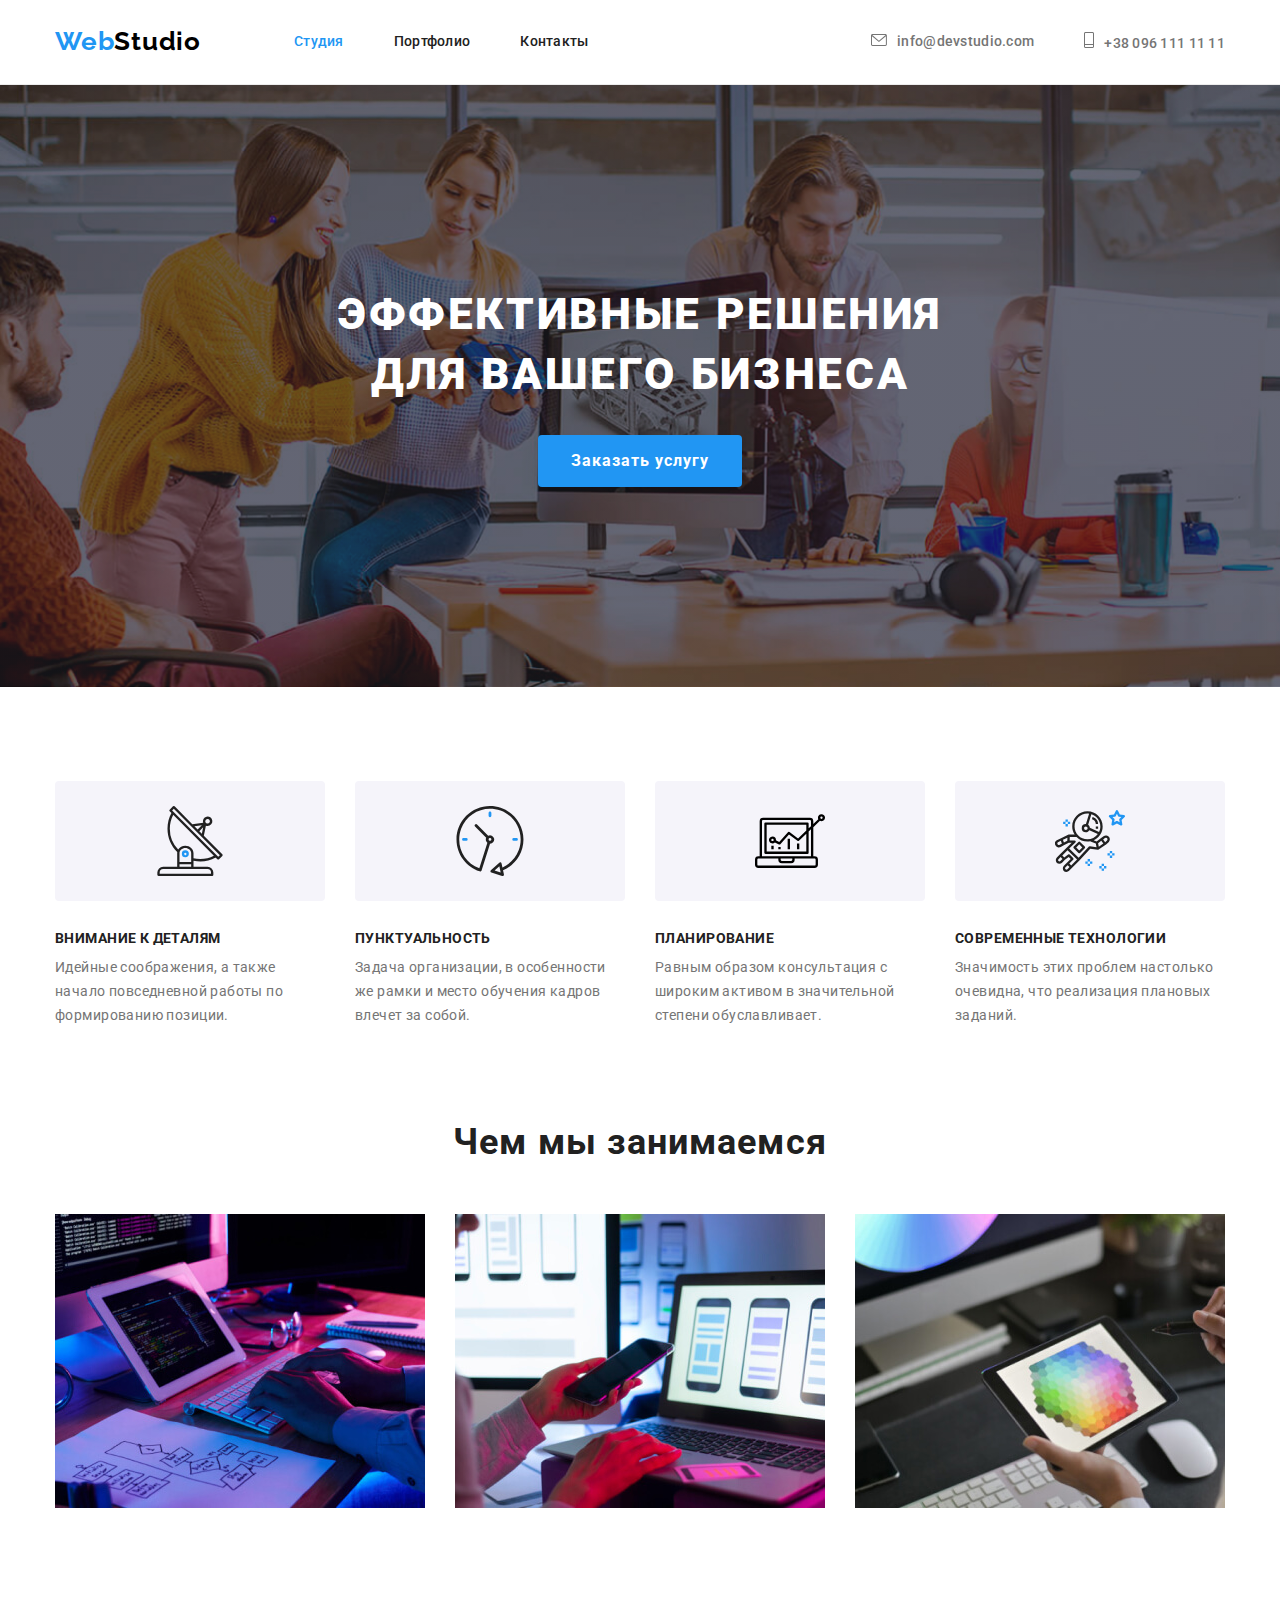
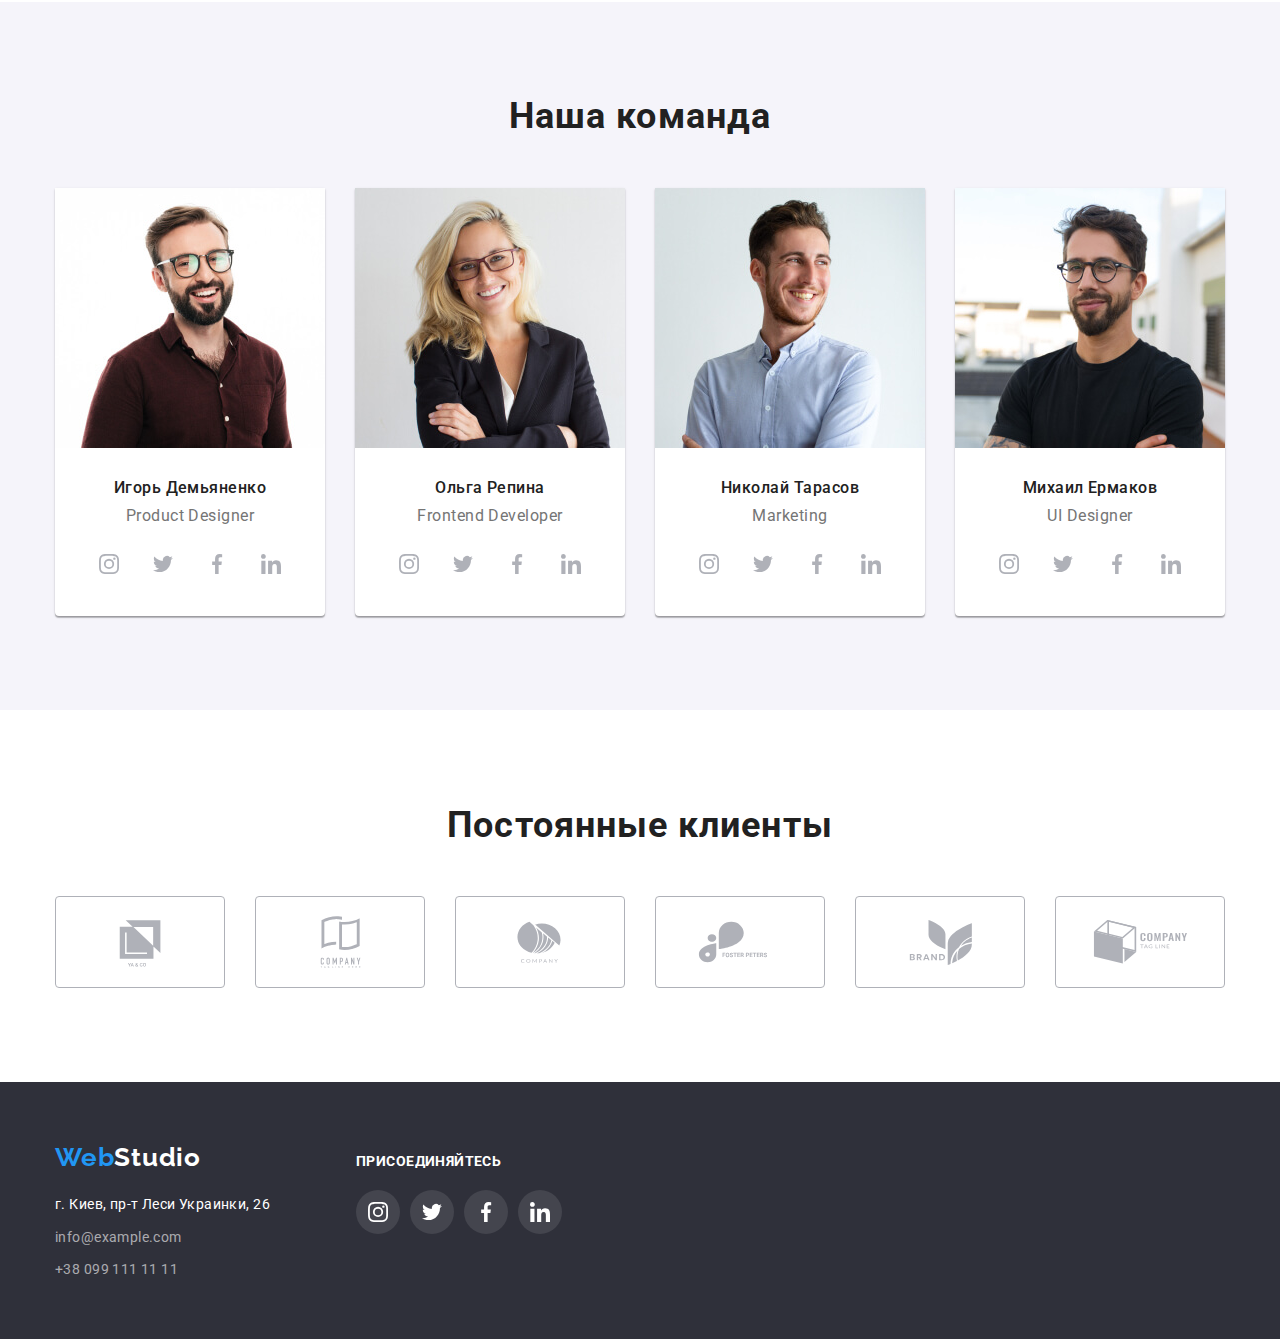
<file: index.html>
<!DOCTYPE html>
<html lang="ru">
  <head>
    <meta charset="UTF-8" />
    <meta http-equiv="X-UA-Compatible" content="IE=edge" />
    <meta name="viewport" content="width=device-width, initial-scale=1.0" />
    <title>Web Studio Главная</title>
    <link
      rel="stylesheet"
      href="https://cdnjs.cloudflare.com/ajax/libs/modern-normalize/1.1.0/modern-normalize.min.css"
    />
    <link
      href="https://fonts.googleapis.com/css2?family=Raleway:wght@700&family=Roboto:wght@400;500;700;900&display=swap"
      rel="stylesheet"
    />
    <link rel="stylesheet" href="./css/styles.css" />
  </head>

  <body class="page">
    <!-- Header -->
    <header class="page-header">
      <div class="container">
        <nav class="header-nav">
          <a href="./index.html" class="logo"
            ><span class="logo-web">Web</span>Studio</a
          >
          <ul class="site-nav list">
            <li class="item">
              <a href="./index.html" class="link current">Студия</a>
            </li>
            <li class="item">
              <a href="./portfolio.html" class="link">Портфолио</a>
            </li>
            <li class="item"><a href="" class="link">Контакты</a></li>
          </ul>
        </nav>

        <ul class="auth-nav list">
          <li class="item">
            <a href="mailto:info@devstudio.com" class="link">
              <svg class="mail-icon" width="16" height="12">
                <use href="./images/symbol-defs.svg#icon-mail"></use></svg
              >info@devstudio.com</a
            >
          </li>
          <li class="item">
            <a href="tel:+380961111111" class="link"
              ><svg class="phone-icon" width="10" height="16">
                <use href="./images/symbol-defs.svg#icon-phone"></use></svg
              >+38 096 111 11 11</a
            >
          </li>
        </ul>
      </div>
    </header>

    <main>
      <!-- Шапка -->
      <section class="section-page section">
        <div class="container">
          <h1 class="page-title">
            Эффективные решения <br />
            для вашего бизнеса
          </h1>
          <button type="button" class="btn">Заказать услугу</button>
        </div>
      </section>

      <!-- Особенности -->
      <section class="features section">
        <div class="container">
          <h2 class="hidden">Особенности</h2>
          <ul class="features-list">
            <li class="features-item">
              <div class="icon">
                <svg class="features-icon" width="70" height="70">
                  <use href="./images/symbol-defs.svg#icon-antenna"></use>
                </svg>
              </div>
              <h3 class="feature-title">Внимание к деталям</h3>
              <p class="feature-text">
                Идейные соображения, а также начало повседневной работы по
                формированию позиции.
              </p>
            </li>
            <li class="features-item">
              <div class="icon">
                <svg class="features-icon" width="70" height="70">
                  <use href="./images/symbol-defs.svg#icon-clock"></use>
                </svg>
              </div>
              <h3 class="feature-title">Пунктуальность</h3>
              <p class="feature-text">
                Задача организации, в особенности же рамки и место обучения
                кадров влечет за собой.
              </p>
            </li>
            <li class="features-item">
              <div class="icon">
                <svg class="features-icon" width="70" height="70">
                  <use href="./images/symbol-defs.svg#icon-diagram"></use>
                </svg>
              </div>
              <h3 class="feature-title">Планирование</h3>
              <p class="feature-text">
                Равным образом консультация с широким активом в значительной
                степени обуславливает.
              </p>
            </li>
            <li class="features-item">
              <div class="icon">
                <svg class="features-icon" width="70" height="70">
                  <use href="./images/symbol-defs.svg#icon-astronaut"></use>
                </svg>
              </div>
              <h3 class="feature-title">Современные технологии</h3>
              <p class="feature-text">
                Значимость этих проблем настолько очевидна, что реализация
                плановых заданий.
              </p>
            </li>
          </ul>
        </div>
      </section>

      <!-- Чем мы занимаемся -->
      <section class="work section">
        <div class="container">
          <h2 class="section-title">Чем мы занимаемся</h2>
          <ul class="work-list">
            <li class="work-item">
              <img
                src="./images/box1.jpg"
                alt="пишем код"
                width="370"
                height="294"
              />
            </li>
            <li class="work-item">
              <img
                src="./images/box2.jpg"
                alt="сидим в телефоне"
                width="370"
                height="294"
              />
            </li>
            <li class="work-item">
              <img
                src="./images/box3.jpg"
                alt="рисуем"
                width="370"
                height="294"
              />
            </li>
          </ul>
        </div>
      </section>

      <!-- Наша команда -->
      <section class="team section">
        <div class="container">
          <h2 class="section-title">Наша команда</h2>
          <ul class="team-list">
            <li class="team-item">
              <img
                src="./images/igor.jpg"
                alt="Игорь Демьяненко"
                width="270"
                height="260"
              />
              <h3 class="team-title">Игорь Демьяненко</h3>
              <p class="team-text">Product Designer</p>
              <ul class="social-links">
                <li class="social-network">
                  <a class="social-network-link" href=""
                    ><svg class="social-icon" width="20" height="20">
                      <use
                        href="./images/symbol-defs.svg#icon-instagram"
                      ></use></svg
                  ></a>
                </li>
                <li class="social-network">
                  <a class="social-network-link" href=""
                    ><svg class="social-icon" width="20" height="20">
                      <use
                        href="./images/symbol-defs.svg#icon-twitter"
                      ></use></svg
                  ></a>
                </li>
                <li class="social-network">
                  <a class="social-network-link" href=""
                    ><svg class="social-icon" width="20" height="20">
                      <use
                        href="./images/symbol-defs.svg#icon-facebook"
                      ></use></svg
                  ></a>
                </li>
                <li class="social-network">
                  <a class="social-network-link" href=""
                    ><svg class="social-icon" width="20" height="20">
                      <use
                        href="./images/symbol-defs.svg#icon-linkedin"
                      ></use></svg
                  ></a>
                </li>
              </ul>
            </li>
            <li class="team-item">
              <img
                src="./images/olga.jpg"
                alt="Ольга Репина"
                width="270"
                height="260"
              />
              <h3 class="team-title">Ольга Репина</h3>
              <p class="team-text">Frontend Developer</p>
              <ul class="social-links">
                <li class="social-network">
                  <a class="social-network-link" href=""
                    ><svg class="social-icon" width="20" height="20">
                      <use
                        href="./images/symbol-defs.svg#icon-instagram"
                      ></use></svg
                  ></a>
                </li>
                <li class="social-network">
                  <a class="social-network-link" href=""
                    ><svg class="social-icon" width="20" height="20">
                      <use
                        href="./images/symbol-defs.svg#icon-twitter"
                      ></use></svg
                  ></a>
                </li>
                <li class="social-network">
                  <a class="social-network-link" href=""
                    ><svg class="social-icon" width="20" height="20">
                      <use
                        href="./images/symbol-defs.svg#icon-facebook"
                      ></use></svg
                  ></a>
                </li>
                <li class="social-network">
                  <a class="social-network-link" href=""
                    ><svg class="social-icon" width="20" height="20">
                      <use
                        href="./images/symbol-defs.svg#icon-linkedin"
                      ></use></svg
                  ></a>
                </li>
              </ul>
            </li>
            <li class="team-item">
              <img
                src="./images/nikolay.jpg"
                alt="Николай Тарасов"
                width="270"
                height="260"
              />
              <h3 class="team-title">Николай Тарасов</h3>
              <p class="team-text">Marketing</p>
              <ul class="social-links">
                <li class="social-network">
                  <a class="social-network-link" href=""
                    ><svg class="social-icon" width="20" height="20">
                      <use
                        href="./images/symbol-defs.svg#icon-instagram"
                      ></use></svg
                  ></a>
                </li>
                <li class="social-network">
                  <a class="social-network-link" href=""
                    ><svg class="social-icon" width="20" height="20">
                      <use
                        href="./images/symbol-defs.svg#icon-twitter"
                      ></use></svg
                  ></a>
                </li>
                <li class="social-network">
                  <a class="social-network-link" href=""
                    ><svg class="social-icon" width="20" height="20">
                      <use
                        href="./images/symbol-defs.svg#icon-facebook"
                      ></use></svg
                  ></a>
                </li>
                <li class="social-network">
                  <a class="social-network-link" href=""
                    ><svg class="social-icon" width="20" height="20">
                      <use
                        href="./images/symbol-defs.svg#icon-linkedin"
                      ></use></svg
                  ></a>
                </li>
              </ul>
            </li>
            <li class="team-item">
              <img
                src="./images/mihail.jpg"
                alt="Михаил Ермаков"
                width="270"
                height="260"
              />
              <h3 class="team-title">Михаил Ермаков</h3>
              <p class="team-text">UI Designer</p>
              <ul class="social-links">
                <li class="social-network">
                  <a class="social-network-link" href=""
                    ><svg class="social-icon" width="20" height="20">
                      <use
                        href="./images/symbol-defs.svg#icon-instagram"
                      ></use></svg
                  ></a>
                </li>
                <li class="social-network">
                  <a class="social-network-link" href=""
                    ><svg class="social-icon" width="20" height="20">
                      <use
                        href="./images/symbol-defs.svg#icon-twitter"
                      ></use></svg
                  ></a>
                </li>
                <li class="social-network">
                  <a class="social-network-link" href=""
                    ><svg class="social-icon" width="20" height="20">
                      <use
                        href="./images/symbol-defs.svg#icon-facebook"
                      ></use></svg
                  ></a>
                </li>
                <li class="social-network">
                  <a class="social-network-link" href=""
                    ><svg class="social-icon" width="20" height="20">
                      <use
                        href="./images/symbol-defs.svg#icon-linkedin"
                      ></use></svg
                  ></a>
                </li>
              </ul>
            </li>
          </ul>
        </div>
      </section>

      <!-- Постоянные клиенты -->
      <section class="client-section section">
        <h2 class="client-title">Постоянные клиенты</h2>
        <div class="container">
          <ul class="client-list">
            <li class="client-item">
              <a class="client-link" href=""
                ><svg class="client-icon" width="106" height="60">
                  <use href="./images/symbol-defs.svg#icon-company1"></use></svg
              ></a>
            </li>
            <li class="client-item">
              <a class="client-link" href=""
                ><svg class="client-icon" width="106" height="60">
                  <use href="./images/symbol-defs.svg#icon-company2"></use></svg
              ></a>
            </li>
            <li class="client-item">
              <a class="client-link" href=""
                ><svg class="client-icon" width="106" height="60">
                  <use href="./images/symbol-defs.svg#icon-company3"></use></svg
              ></a>
            </li>
            <li class="client-item">
              <a class="client-link" href=""
                ><svg class="client-icon" width="106" height="60">
                  <use href="./images/symbol-defs.svg#icon-company4"></use></svg
              ></a>
            </li>
            <li class="client-item">
              <a class="client-link" href=""
                ><svg class="client-icon" width="106" height="60">
                  <use href="./images/symbol-defs.svg#icon-company5"></use></svg
              ></a>
            </li>
            <li class="client-item">
              <a class="client-link" href=""
                ><svg class="client-icon" width="106" height="60">
                  <use href="./images/symbol-defs.svg#icon-company6"></use></svg
              ></a>
            </li>
          </ul>
        </div>
      </section>
    </main>

    <!-- Подвал -->
    <footer class="footer">
      <div class="container">
        <div class="footer-adress">
          <div class="footer-adress-flex">
            <a href="./index.html" class="footer-logo"
              ><span class="footer-web">Web</span>Studio</a
            >
            <address>
              <ul class="adress list">
                <li class="footer-item">
                  <a
                    href="https://goo.gl/maps/uQ3FQytNNfjHDWSS6"
                    class="adress-link"
                    target="_blank"
                    >г. Киев, пр-т Леси Украинки, 26</a
                  >
                </li>
                <li class="footer-item">
                  <a href="mailto:info@example.com" class="contact-link"
                    >info@example.com
                  </a>
                </li>
                <li class="footer-item">
                  <a href="tel:+380991111111" class="contact-link"
                    >+38 099 111 11 11</a
                  >
                </li>
              </ul>
            </address>
          </div>

          <div class="footer-social-network">
            <p class="footer-social-text">Присоединяйтесь</p>
            <ul class="footer-social-list">
              <li class="footer-social-item">
                <a class="footer-social-link" href=""
                  ><svg class="footer-social-icon" width="20" height="20">
                    <use
                      href="./images/symbol-defs.svg#icon-instagram"
                    ></use></svg
                ></a>
              </li>
              <li class="footer-social-item">
                <a class="footer-social-link" href=""
                  ><svg class="footer-social-icon" width="20" height="20">
                    <use
                      href="./images/symbol-defs.svg#icon-twitter"
                    ></use></svg
                ></a>
              </li>
              <li class="footer-social-item">
                <a class="footer-social-link" href=""
                  ><svg class="footer-social-icon" width="20" height="20">
                    <use
                      href="./images/symbol-defs.svg#icon-facebook"
                    ></use></svg
                ></a>
              </li>
              <li class="footer-social-item">
                <a class="footer-social-link" href=""
                  ><svg class="footer-social-icon" width="20" height="20">
                    <use
                      href="./images/symbol-defs.svg#icon-linkedin"
                    ></use></svg
                ></a>
              </li>
            </ul>
          </div>
        </div>
      </div>
    </footer>
  </body>
</html>
</file>
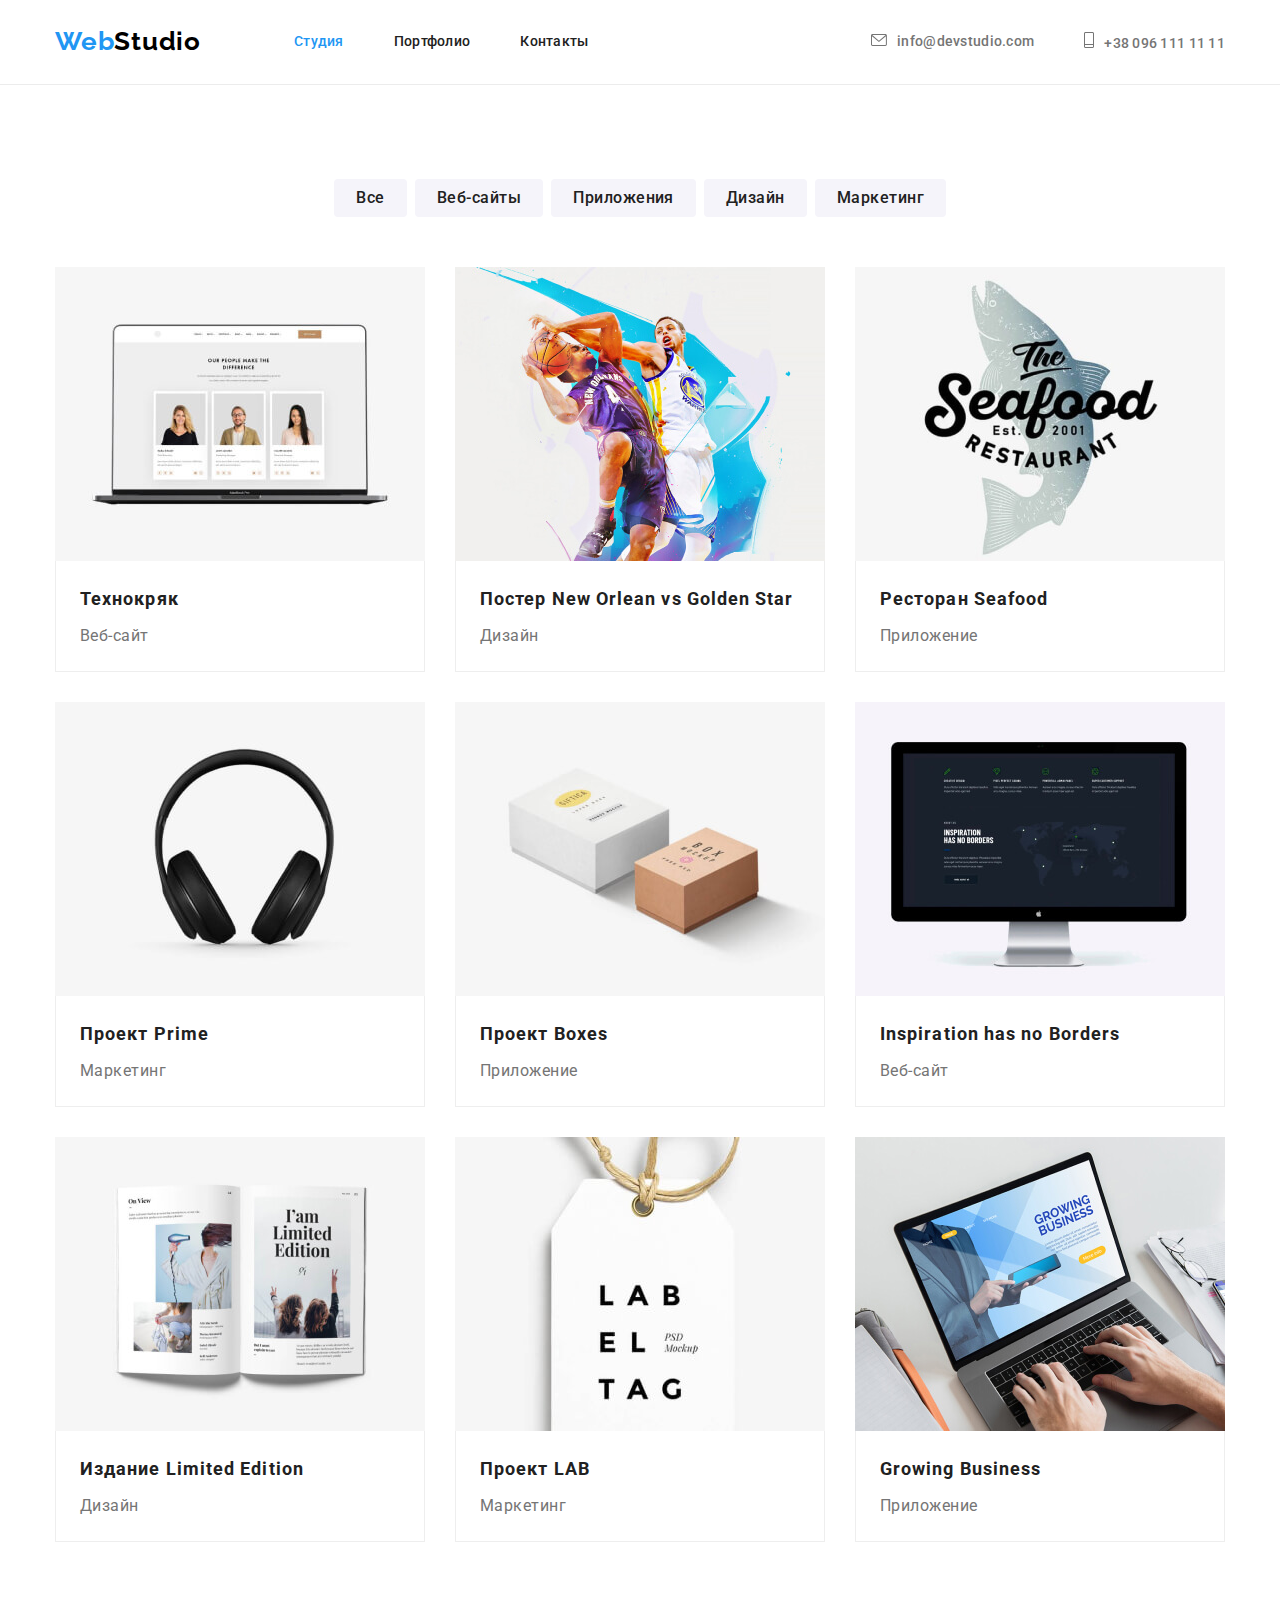
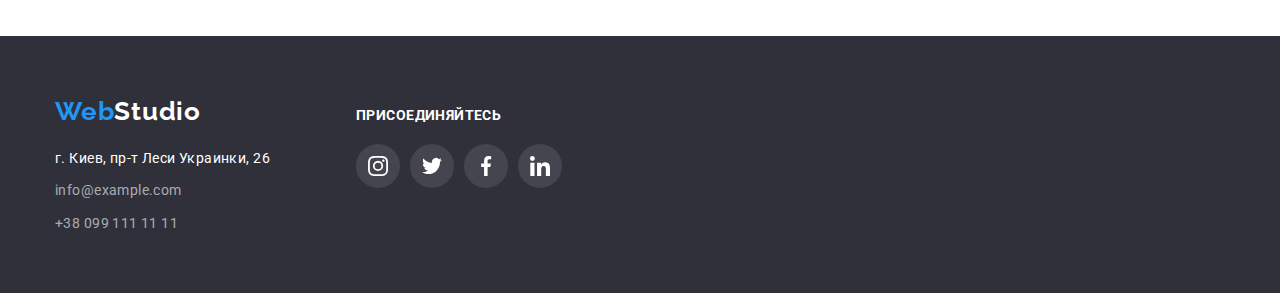
<file: portfolio.html>
<!DOCTYPE html>
<html lang="ru">
  <head>
    <meta charset="UTF-8" />
    <meta http-equiv="X-UA-Compatible" content="IE=edge" />
    <meta name="viewport" content="width=device-width, initial-scale=1.0" />
    <title>Web Studio Главная</title>
    <link
      rel="stylesheet"
      href="https://cdnjs.cloudflare.com/ajax/libs/modern-normalize/1.1.0/modern-normalize.min.css"
    />
    <link
      href="https://fonts.googleapis.com/css2?family=Raleway:wght@700&family=Roboto:wght@400;500;700;900&display=swap"
      rel="stylesheet"
    />
    <link rel="stylesheet" href="./css/styles.css" />
  </head>

  <body class="page">
    <!-- Header -->
    <header class="page-header">
      <div class="container">
        <nav class="header-nav">
          <a href="./index.html" class="logo"
            ><span class="logo-web">Web</span>Studio</a
          >
          <ul class="site-nav list">
            <li class="item">
              <a href="./index.html" class="link current">Студия</a>
            </li>
            <li class="item">
              <a href="./portfolio.html" class="link">Портфолио</a>
            </li>
            <li class="item"><a href="" class="link">Контакты</a></li>
          </ul>
        </nav>

        <ul class="auth-nav list">
          <li class="item">
            <a href="mailto:info@devstudio.com" class="link">
              <svg class="mail-icon" width="16" height="12">
                <use href="./images/symbol-defs.svg#icon-mail"></use></svg
              >info@devstudio.com</a
            >
          </li>
          <li class="item">
            <a href="tel:+380961111111" class="link"
              ><svg class="phone-icon" width="10" height="16">
                <use href="./images/symbol-defs.svg#icon-phone"></use></svg
              >+38 096 111 11 11</a
            >
          </li>
        </ul>
      </div>
    </header>

    <!-- Портфолио -->
    <main>
      <section class="portfolio section">
        <div class="container">
          <h1 class="hidden">Портфолио</h1>
          <!-- Фильтры -->
          <ul class="filters list">
            <li class="filter-item">
              <button type="button" class="filter-button">Все</button>
            </li>
            <li class="filter-item">
              <button type="button" class="filter-button">Веб-сайты</button>
            </li>
            <li class="filter-item">
              <button type="button" class="filter-button">Приложения</button>
            </li>
            <li class="filter-item">
              <button type="button" class="filter-button">Дизайн</button>
            </li>
            <li class="filter-item">
              <button type="button" class="filter-button">Маркетинг</button>
            </li>
          </ul>
          <!-- Проекты -->
          <ul class="portfolio-work list">
            <li class="portfolio-work-item">
              <a href="" class="portfolio-work-link"
                ><img
                  src="./images/portfolio1.jpg"
                  alt="Технокряк"
                  width="370"
                  height="294"
                />
                <div class="portfolio-border">
                  <h2 class="portfolio-work-title">Технокряк</h2>
                  <p class="portfolio-work-text">Веб-сайт</p>
                </div></a
              >
            </li>
            <li class="portfolio-work-item">
              <a href="" class="portfolio-work-link"
                ><img
                  src="./images/portfolio2.jpg"
                  alt="Постер"
                  width="370"
                  height="294"
                />
                <div class="portfolio-border">
                  <h2 class="portfolio-work-title">
                    Постер New Orlean vs Golden Star
                  </h2>
                  <p class="portfolio-work-text">Дизайн</p>
                </div></a
              >
            </li>
            <li class="portfolio-work-item">
              <a href="" class="portfolio-work-link"
                ><img
                  src="./images/portfolio3.jpg"
                  alt="Ресторан Seafood"
                  width="370"
                  height="294"
                />
                <div class="portfolio-border">
                  <h2 class="portfolio-work-title">Ресторан Seafood</h2>
                  <p class="portfolio-work-text">Приложение</p>
                </div></a
              >
            </li>
            <li class="portfolio-work-item">
              <a href="" class="portfolio-work-link"
                ><img
                  src="./images/portfolio4.jpg"
                  alt="Проект Prime"
                  width="370"
                  height="294"
                />
                <div class="portfolio-border">
                  <h2 class="portfolio-work-title">Проект Prime</h2>
                  <p class="portfolio-work-text">Маркетинг</p>
                </div></a
              >
            </li>
            <li class="portfolio-work-item">
              <a href="" class="portfolio-work-link"
                ><img
                  src="./images/portfolio5.jpg"
                  alt="Проект Boxes"
                  width="370"
                  height="294"
                />
                <div class="portfolio-border">
                  <h2 class="portfolio-work-title">Проект Boxes</h2>
                  <p class="portfolio-work-text">Приложение</p>
                </div></a
              >
            </li>
            <li class="portfolio-work-item">
              <a href="" class="portfolio-work-link">
                <img
                  src="./images/portfolio6.jpg"
                  alt="Inspiration has no Borders"
                  width="370"
                  height="294"
                />
                <div class="portfolio-border">
                  <h2 class="portfolio-work-title">
                    Inspiration has no Borders
                  </h2>
                  <p class="portfolio-work-text">Веб-сайт</p>
                </div></a
              >
            </li>
            <li class="portfolio-work-item">
              <a href="" class="portfolio-work-link"
                ><img
                  src="./images/portfolio7.jpg"
                  alt="Издание Limited Edition"
                  width="370"
                  height="294"
                />
                <div class="portfolio-border">
                  <h2 class="portfolio-work-title">Издание Limited Edition</h2>
                  <p class="portfolio-work-text">Дизайн</p>
                </div></a
              >
            </li>
            <li class="portfolio-work-item">
              <a href="" class="portfolio-work-link"
                ><img
                  src="./images/portfolio8.jpg"
                  alt="Проект LAB"
                  width="370"
                  height="294"
                />
                <div class="portfolio-border">
                  <h2 class="portfolio-work-title">Проект LAB</h2>
                  <p class="portfolio-work-text">Маркетинг</p>
                </div></a
              >
            </li>
            <li class="portfolio-work-item">
              <a href="" class="portfolio-work-link"
                ><img
                  src="./images/portfolio9.jpg"
                  alt="Growing Business"
                  width="370"
                  height="294"
                />
                <div class="portfolio-border">
                  <h2 class="portfolio-work-title">Growing Business</h2>
                  <p class="portfolio-work-text">Приложение</p>
                </div></a
              >
            </li>
          </ul>
        </div>
      </section>
    </main>

    <!-- Подвал -->
    <footer class="footer">
      <div class="container">
        <div class="footer-adress">
          <div class="footer-adress-flex">
            <a href="./index.html" class="footer-logo"
              ><span class="footer-web">Web</span>Studio</a
            >
            <address>
              <ul class="adress list">
                <li class="footer-item">
                  <a
                    href="https://goo.gl/maps/uQ3FQytNNfjHDWSS6"
                    class="adress-link"
                    target="_blank"
                    >г. Киев, пр-т Леси Украинки, 26</a
                  >
                </li>
                <li class="footer-item">
                  <a href="mailto:info@example.com" class="contact-link"
                    >info@example.com
                  </a>
                </li>
                <li class="footer-item">
                  <a href="tel:+380991111111" class="contact-link"
                    >+38 099 111 11 11</a
                  >
                </li>
              </ul>
            </address>
          </div>

          <div class="footer-social-network">
            <p class="footer-social-text">Присоединяйтесь</p>
            <ul class="footer-social-list">
              <li class="footer-social-item">
                <a class="footer-social-link" href=""
                  ><svg class="footer-social-icon" width="20" height="20">
                    <use
                      href="./images/symbol-defs.svg#icon-instagram"
                    ></use></svg
                ></a>
              </li>
              <li class="footer-social-item">
                <a class="footer-social-link" href=""
                  ><svg class="footer-social-icon" width="20" height="20">
                    <use
                      href="./images/symbol-defs.svg#icon-twitter"
                    ></use></svg
                ></a>
              </li>
              <li class="footer-social-item">
                <a class="footer-social-link" href=""
                  ><svg class="footer-social-icon" width="20" height="20">
                    <use
                      href="./images/symbol-defs.svg#icon-facebook"
                    ></use></svg
                ></a>
              </li>
              <li class="footer-social-item">
                <a class="footer-social-link" href=""
                  ><svg class="footer-social-icon" width="20" height="20">
                    <use
                      href="./images/symbol-defs.svg#icon-linkedin"
                    ></use></svg
                ></a>
              </li>
            </ul>
          </div>
        </div>
      </div>
    </footer>
  </body>
</html>
</file>
<file: css/styles.css>
:root {
  --primery-text-color: #212121;
  --title-text-color: #757575;
  --accent-text: #2196f3;
  --primary-white-color: #ffffff;
  --secondary-bc-color: #2f303a;
  --bc-color-team-and-filter: #f5f4fa;
  --border-color: #eeeeee;
  --border-bottom-header-color: #ececec;
  --contact-link-footer: rgba(255, 255, 255, 0.6);
  --color-web-studio: #000000;
}

/* Глобальный сброс margin and padding */
h1,
h2,
h3,
h4,
h5,
h6,
ul,
p {
  padding: 0;
  margin: 0;
}

/* Убираем точки рядом со списками */
ul {
  list-style: none;
}

img {
  display: block;
  max-width: 100%;
  height: auto;
}

a {
  text-decoration: none;
}

.page {
  font-family: "Roboto", sans-serif;
  background-color: var(--primary-white-color);
  color: var(--primery-text-color);
}

.container {
  width: 1200px;
  padding-left: 15px;
  padding-right: 15px;
  margin-left: auto;
  margin-right: auto;
}

.page-header {
  border-bottom: 1px solid var(--border-bottom-header-color);
}

.page-header .container {
  display: flex;
  justify-content: space-between;
}

.list {
  list-style: none;
}

.section {
  padding-top: 94px;
  padding-bottom: 94px;
}

/* Лого сайта*/
.logo {
  padding-top: 24px;
  padding-bottom: 25px;
  margin-right: 93px;
  align-items: center;

  font-family: "Raleway";
  font-weight: 700;
  font-size: 26px;
  line-height: 1.19;
  letter-spacing: 0.03em;
  color: var(--color-web-studio);
  text-decoration: none;
  text-align: center;
}

.logo-web {
  color: var(--accent-text);
}

/* Навигация сайта */
.link {
  font-weight: 500;
  font-size: 14px;
  line-height: 1.14;
  letter-spacing: 0.02em;
  text-decoration: none;
}
.site-nav {
  display: flex;
}

.site-nav .link {
  color: var(--primery-text-color);
}

.site-nav .link:hover,
.site-nav .link:focus {
  color: var(--accent-text);
  fill: var(--accent-text);
}

.site-nav .link.current {
  color: var(--accent-text);
}

/* Auth-nav */
.auth-nav .link {
  color: var(--title-text-color);
  fill: var(--title-text-color);
}

.auth-nav {
  margin-left: auto;
}

.auth-nav .link:hover,
.auth-nav .link:focus {
  color: var(--accent-text);
  fill: var(--accent-text);
}

.header-nav,
.auth-nav {
  display: flex;
  align-items: center;
}

.site-nav .link,
.auth-nav .link {
  display: block;
  padding-top: 32px;
  padding-bottom: 32px;
}

.site-nav .item:not(:last-child),
.auth-nav .item:not(:last-child) {
  margin-right: 50px;
}

.mail-icon {
  margin-right: 10px;
  content: "";
  height: 100%;
  background-size: contain;
  align-items: center;
  justify-content: center;
}

.phone-icon {
  margin-right: 10px;
  content: "";
  height: 100%;
  background-size: contain;
  align-items: center;
  justify-content: center;
}

/* Шапка */
.section-page {
  min-height: 600px;
  padding-top: 200px;
  padding-bottom: 200px;
  margin-left: auto;
  margin-right: auto;
  display: flex;
  align-items: center;

  background-image: linear-gradient(
      rgba(47, 48, 58, 0.4),
      rgba(47, 48, 58, 0.4)
    ),
    url("../images/hero.jpg");
  background-size: cover;
  background-repeat: no-repeat;
  background-position: center;

  background-color: var(--secondary-bc-color);
  text-align: center;
}

/* .section-page.section {
  padding-top: 0;
  padding-bottom: 0;
  display: flex;
  align-items: center;
} */

.page-title {
  margin-bottom: 30px;
  margin-left: auto;
  margin-right: auto;
  max-width: 696px;
  font-weight: 900;
  font-size: 44px;
  line-height: 1.36;
  text-align: center;
  letter-spacing: 0.06em;
  text-transform: uppercase;
  color: var(--primary-white-color);
}

/* Кнопка */
button {
  font-family: inherit;
  cursor: pointer;
}

.btn {
  padding: 10px 32px;
  display: inline-block;
  border: 1px solid transparent;
  border-radius: 4px;
  align-items: center;

  font-weight: 700;
  font-size: 16px;
  line-height: 1.87;
  text-align: center;
  letter-spacing: 0.06em;
  color: var(--primary-white-color);
  background-color: var(--accent-text);
  box-shadow: 0px 4px 4px rgba(0, 0, 0, 0.15);
}

.btn:hover,
.btn:focus {
  background-color: var(--primary-white-color);
  color: var(--accent-text);
}

/* Особенности */
.features {
  padding-bottom: 0;
}

/* не засчитывайте как ошибку пожалуйста ¯\_(ツ)_/¯*/
.hidden {
  /* display: none; */
  position: absolute;
  white-space: nowrap;
  width: 1px;
  height: 1px;
  overflow: hidden;
  border: 0;
  padding: 0;
  clip: rect(0 0 0 0);
  clip-path: inset(50%);
  margin: -1px;
}

.features-list {
  display: flex;
}

.features-item {
  max-width: 270px;
}

.features-item:not(:last-child) {
  margin-right: 30px;
}

.feature-title {
  margin-bottom: 10px;

  font-weight: 700;
  font-size: 14px;
  line-height: 1.14;
  letter-spacing: 0.03em;
  text-transform: uppercase;
  color: var(--primery-text-color);
}

.feature-text {
  font-weight: 400;
  font-size: 14px;
  line-height: 1.71;
  letter-spacing: 0.03em;
  color: var(--title-text-color);
}

.icon {
  display: flex;
  align-items: center;
  justify-content: center;
  width: 270px;
  height: 120px;
  background-color: #f5f4fa;
  margin-bottom: 30px;
  border-radius: 4px;
}

/* Чем мы занимаемся */
.work {
  align-items: center;
}

.work-list {
  display: flex;
  justify-content: space-around;
}

.work-item:not(:last-child) {
  margin-right: 30px;
}

.section-title {
  margin-bottom: 50px;

  font-weight: 700;
  font-size: 36px;
  line-height: 1.16;
  text-align: center;
  letter-spacing: 0.03em;
  color: var(--primery-text-color);
}

/* Команда */
.team {
  background-color: var(--bc-color-team-and-filter);
}

.team-list {
  display: flex;
}

.team-item:not(:last-child) {
  margin-right: 30px;
}

.team-item {
  padding-bottom: 30px;
  background-color: var(--primary-white-color);
  box-shadow: 0px 1px 3px rgba(0, 0, 0, 0.12), 0px 1px 1px rgba(0, 0, 0, 0.14),
    0px 2px 1px rgba(0, 0, 0, 0.2);
  border-radius: 0px 0px 4px 4px;
}

.team-title {
  margin-top: 30px;
  margin-bottom: 10px;

  font-weight: 500;
  font-size: 16px;
  line-height: 1.19;
  text-align: center;
  letter-spacing: 0.03em;
  color: var(--primery-text-color);
}

.team-text {
  font-weight: 400;
  font-size: 16px;
  line-height: 1.18;
  text-align: center;
  letter-spacing: 0.03em;
  color: var(--title-text-color);
}

.social-links {
  display: flex;
  justify-content: center;
  margin-top: 16px;
}

.social-network {
  width: 44px;
  height: 44px;
}

.social-icon {
  display: block;
  fill: currentColor;
}

.social-links .social-network:not(:last-child) {
  margin-right: 10px;
}

.social-network-link {
  display: flex;
  width: 44px;
  height: 44px;
  border-radius: 50%;
  height: 100%;
  background-color: var(--primary-white-color);
  color: #afb1b8;
  justify-content: center;
  align-items: center;
}

.social-network-link:hover,
.social-network-link:focus {
  background-color: var(--accent-text);
  color: #ffffff;
}

/* Clients */
.client-title {
  margin-bottom: 50px;
  font-weight: 700;
  font-size: 36px;
  line-height: 1.17;
  text-align: center;
  letter-spacing: 0.03em;
  color: var(--primery-text-color);
}

.client-list {
  display: flex;
  justify-content: space-between;
  align-items: center;
}

.client-item {
  width: 170px;
  height: 92px;
}

.client-item:not(:last-child) {
  margin-right: 30px;
}

.client-link {
  padding: 16px 32px;
  display: block;
  width: 170px;
  height: 92px;
  color: #afb1b8;
  border: 1px solid #afb1b8;
  border-radius: 4px;
}

.client-link:hover,
.client-link:focus {
  color: var(--accent-text);
  border-color: var(--accent-text);
}

.client-icon {
  fill: currentColor;
}

/* PORTFOLIO */
.portfolio {
  background-color: var(--primary-white-color);
}

.filters {
  display: flex;
  justify-content: center;
  margin-bottom: 50px;
}

.filter-item:not(:last-child) {
  margin-right: 8px;
}

.filter-button {
  padding: 6px 22px;
  display: inline-block;
  min-width: 73px;
  border-radius: 4px;
  border: none;

  font-family: "Roboto", sans-serif;
  font-weight: 500;
  font-size: 16px;
  line-height: 1.63;
  letter-spacing: 0.03em;
  background-color: var(--bc-color-team-and-filter);
  color: var(--primery-text-color);
}

.filter-button:hover,
.filter-button:focus {
  background-color: var(--accent-text);
  color: var(--primary-white-color);
}

.portfolio-work {
  display: flex;
  flex-wrap: wrap;
}

.portfolio-work-item:not(:nth-child(3n)) {
  margin-right: 30px;
}

.portfolio-work-item:not(:nth-last-child(-n + 3)) {
  margin-bottom: 30px;
}

.portfolio-work-item:focus,
.portfolio-work-item:hover {
  box-shadow: 0px 1px 1px rgba(0, 0, 0, 0.12), 0px 4px 4px rgba(0, 0, 0, 0.06),
    1px 4px 6px rgba(0, 0, 0, 0.16);
  color: #000000;
}

.portfolio-work-link {
  color: inherit;
}

.portfolio-work-title {
  margin-bottom: 4px;

  font-weight: 700;
  font-size: 18px;
  line-height: 2;
  letter-spacing: 0.06em;
  color: var(--primery-text-color);
}

.portfolio-border {
  padding: 20px 24px;
  border: 1px solid var(--border-color);
  border-top: 0;
}

.portfolio-work-text {
  font-weight: 400;
  font-size: 16px;
  line-height: 1.87;
  letter-spacing: 0.03em;
  color: var(--title-text-color);
}

/* .portfolio-work-link:hover,
.portfolio-work-link:focus {
  box-shadow: 0px 1px 1px rgba(0, 0, 0, 0.12), 0px 4px 4px rgba(0, 0, 0, 0.06),
    1px 4px 6px rgba(0, 0, 0, 0.16);
} */

/* Подвал */
.footer {
  display: block;
  padding-top: 60px;
  padding-bottom: 60px;
  background-color: var(--secondary-bc-color);
}

.footer-item:not(:last-child) {
  margin-bottom: 9px;
}

.footer-adress {
  display: flex;
}

.adress {
  margin-top: 20px;
  width: 231px;
  height: 82px;
  display: inline-block;
  padding: 0;
}

.footer-logo {
  font-family: "Raleway";
  font-style: normal;
  font-weight: 700;
  font-size: 26px;
  line-height: 1.19;
  letter-spacing: 0.03em;
  color: var(--primary-white-color);
  text-decoration: none;
}
.footer-web {
  color: var(--accent-text);
}

.adress-link {
  font-style: normal;
  font-weight: 400;
  font-size: 14px;
  line-height: 1.7;
  letter-spacing: 0.03em;
  color: var(--primary-white-color);
  text-decoration: none;
}

.adress-link:hover,
.adress-link:focus {
  color: var(--accent-text);
}

.contact-link {
  font-style: normal;
  font-weight: 400;
  font-size: 14px;
  line-height: 1.71;
  letter-spacing: 0.03em;
  color: var(--contact-link-footer);
  text-decoration: none;
}

.contact-link:hover,
.contact-link:focus {
  color: var(--accent-text);
}

/* Присоединяйтесь */
.footer-social-network {
  display: inline-block;
  width: 206px;
  height: 80px;
  margin-top: 12px;
  margin-left: 70px;
}

.footer-social-text {
  margin-bottom: 20px;
  font-weight: 700;
  font-size: 14px;
  line-height: 1.14;
  letter-spacing: 0.03em;
  text-transform: uppercase;
  color: var(--primary-white-color);
}

.footer-social-list {
  display: flex;
  padding: 0;
  margin-top: 0;
  list-style: none;
  justify-content: center;
  align-items: center;
}

.footer-social-item {
  width: 44px;
  height: 44px;
}

.footer-social-link {
  display: flex;
  width: 44px;
  height: 44px;
  border-radius: 50%;
  height: 100%;
  background-color: rgba(255, 255, 255, 0.1);
  color: var(--primary-white-color);
  justify-content: center;
  align-items: center;
}

.footer-social-icon {
  fill: currentColor;
}

.footer-social-link:hover,
.footer-social-link:focus {
  background-color: var(--accent-text);
}

.footer-social-list .footer-social-item:not(:last-child) {
  margin-right: 10px;
}
</file>
